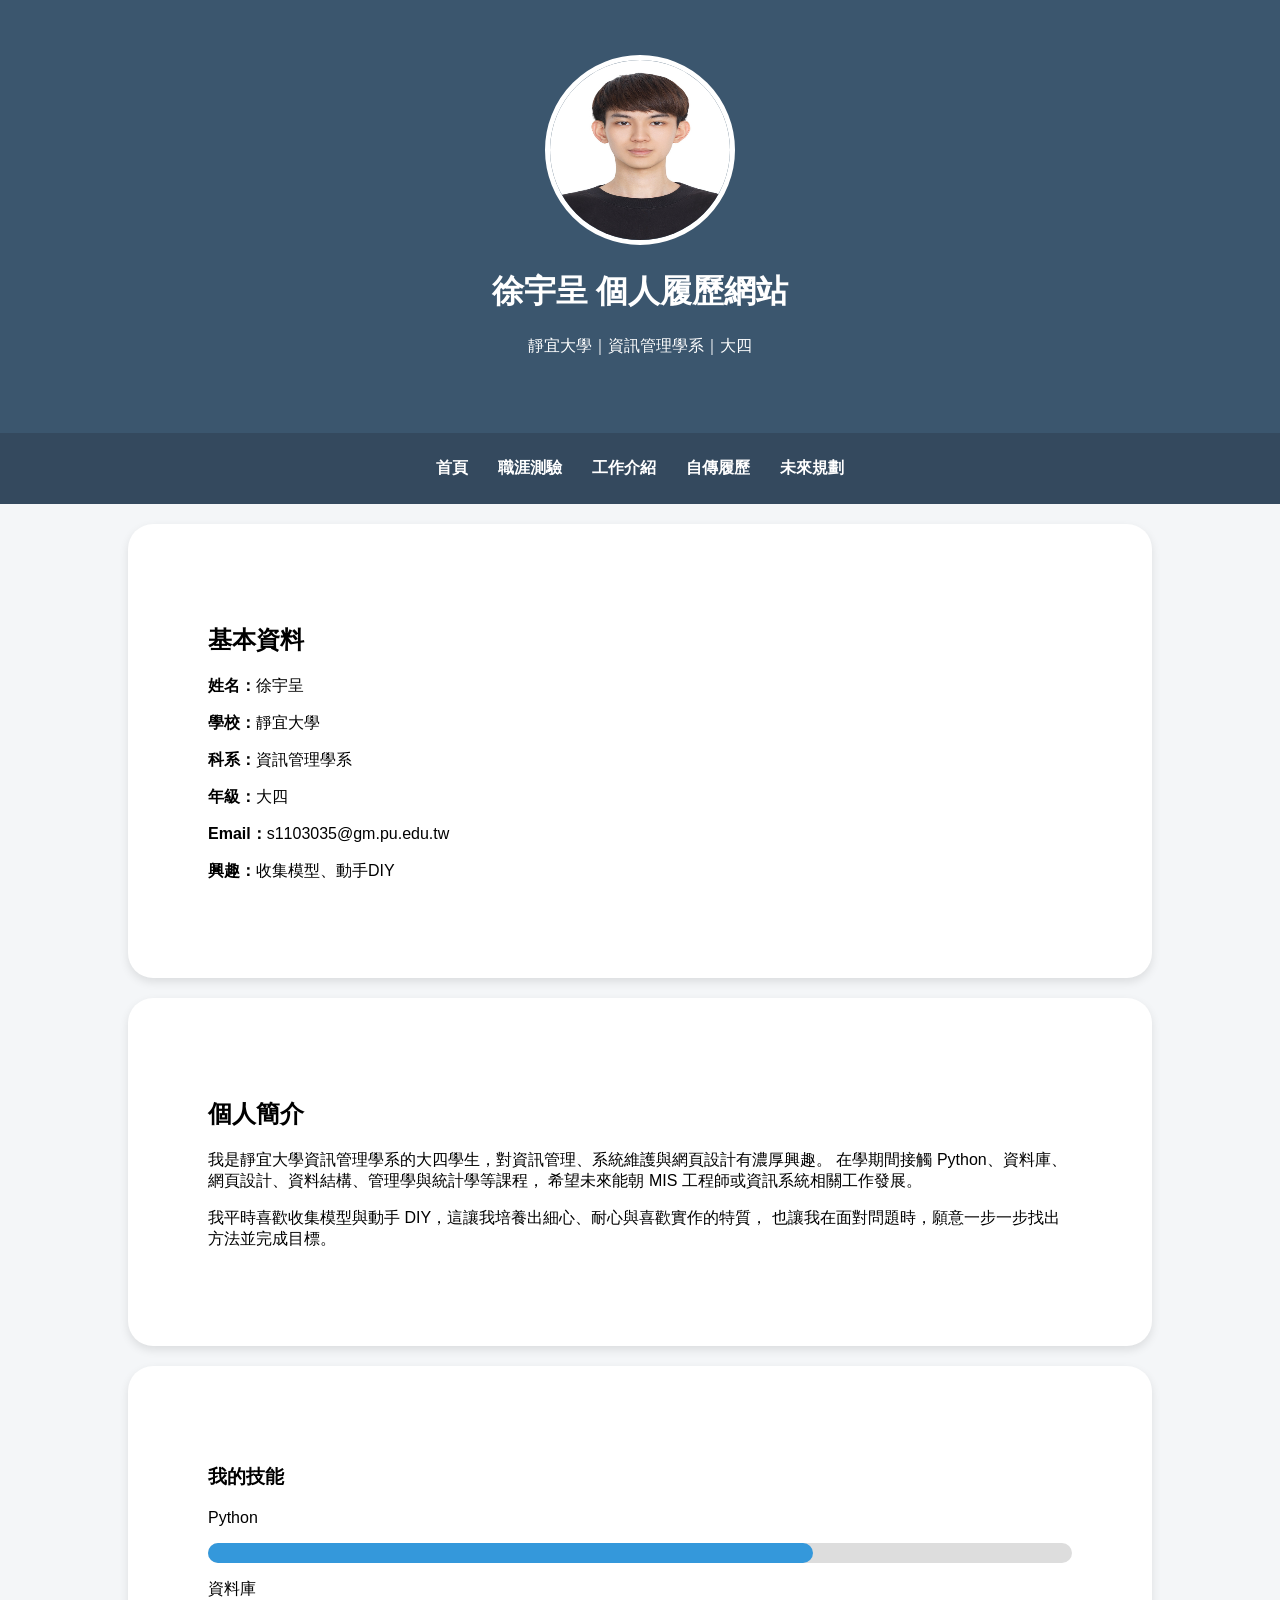
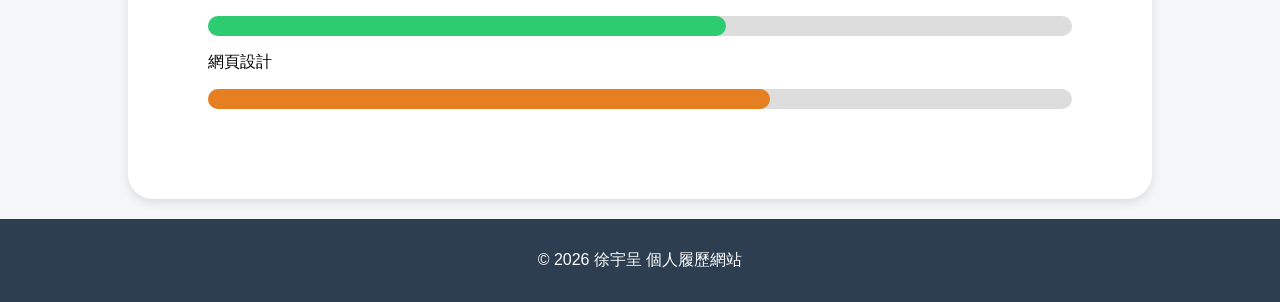
<file: index.html>
<!DOCTYPE html>
<html lang="zh-Hant">
<head>
  <meta charset="UTF-8">
  <meta name="viewport" content="width=device-width, initial-scale=1.0">
  <title>徐宇呈｜個人履歷網站</title>
  <link rel="stylesheet" href="style.css">
</head>
<body>
  <header>
  <img src="photo.jpg" class="profile">
  <h1>徐宇呈 個人履歷網站</h1>
  <p>靜宜大學｜資訊管理學系｜大四</p>
</header>

  <nav>
  <div class="menu">
    <a href="index.html">首頁</a>
    <a href="career.html">職涯測驗</a>
    <a href="job.html">工作介紹</a>
    <a href="resume.html">自傳履歷</a>
    <a href="plan.html">未來規劃</a>
  </div>
</nav>

  <main class="container">
    <section class="card">
      <h2>基本資料</h2>
      <p><strong>姓名：</strong>徐宇呈</p>
      <p><strong>學校：</strong>靜宜大學</p>
      <p><strong>科系：</strong>資訊管理學系</p>
      <p><strong>年級：</strong>大四</p>
      <p><strong>Email：</strong>s1103035@gm.pu.edu.tw</p>
      <p><strong>興趣：</strong>收集模型、動手DIY</p>
    </section>

    <section class="card">
      <h2>個人簡介</h2>
      <p>
        我是靜宜大學資訊管理學系的大四學生，對資訊管理、系統維護與網頁設計有濃厚興趣。
        在學期間接觸 Python、資料庫、網頁設計、資料結構、管理學與統計學等課程，
        希望未來能朝 MIS 工程師或資訊系統相關工作發展。
      </p>
      <p>
        我平時喜歡收集模型與動手 DIY，這讓我培養出細心、耐心與喜歡實作的特質，
        也讓我在面對問題時，願意一步一步找出方法並完成目標。
      </p>
    </section>
<div class="card">
  <h3>我的技能</h3>
  <p>Python</p>
  <div class="bar"><div class="python"></div></div>

  <p>資料庫</p>
  <div class="bar"><div class="sql"></div></div>

  <p>網頁設計</p>
  <div class="bar"><div class="web"></div></div>
</div>
  
  </main>

  <footer>
    <p>© 2026 徐宇呈 個人履歷網站</p>
  </footer>
</body>
</html>
</file>
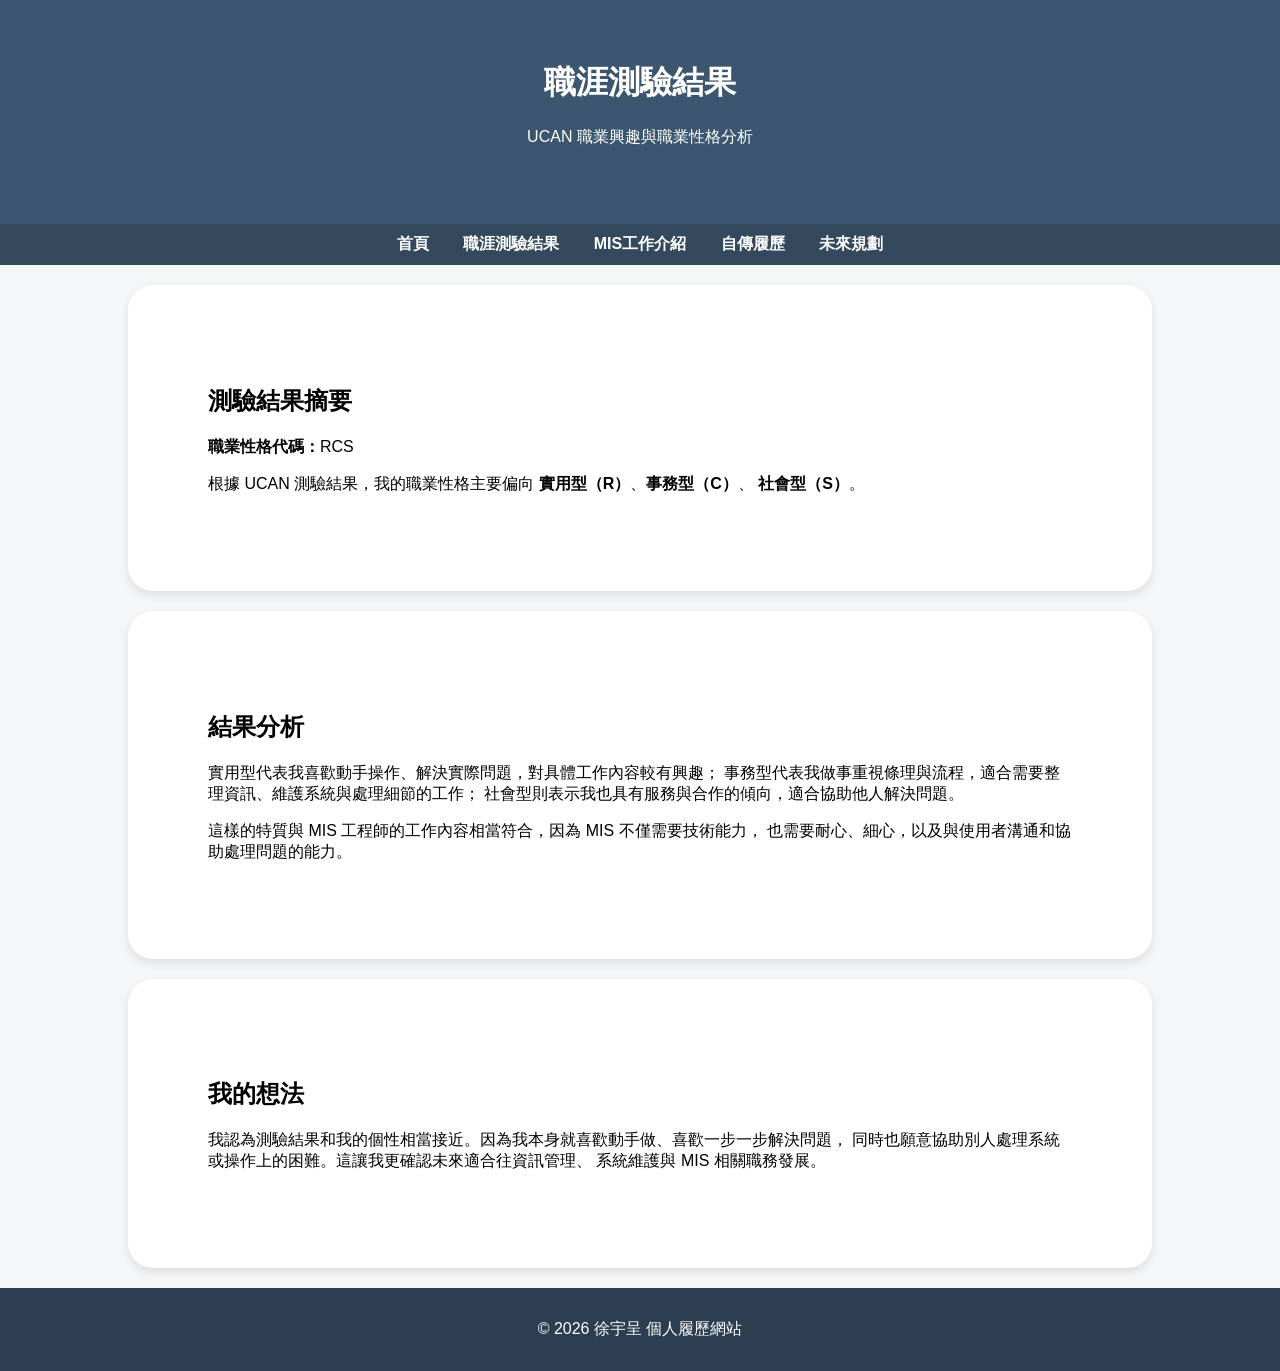
<file: career.html>
<!DOCTYPE html>
<html lang="zh-Hant">
<head>
  <meta charset="UTF-8">
  <meta name="viewport" content="width=device-width, initial-scale=1.0">
  <title>職涯測驗結果｜徐宇呈</title>
  <link rel="stylesheet" href="style.css">
</head>
<body>
  <header>
    <h1>職涯測驗結果</h1>
    <p>UCAN 職業興趣與職業性格分析</p>
  </header>

  <nav>
    <a href="index.html">首頁</a>
    <a href="career.html">職涯測驗結果</a>
    <a href="job.html">MIS工作介紹</a>
    <a href="resume.html">自傳履歷</a>
    <a href="plan.html">未來規劃</a>
  </nav>

  <main class="container">
    <section class="card">
      <h2>測驗結果摘要</h2>
      <p><strong>職業性格代碼：</strong>RCS</p>
      <p>
        根據 UCAN 測驗結果，我的職業性格主要偏向
        <strong>實用型（R）</strong>、<strong>事務型（C）</strong>、
        <strong>社會型（S）</strong>。
      </p>
    </section>

    <section class="card">
      <h2>結果分析</h2>
      <p>
        實用型代表我喜歡動手操作、解決實際問題，對具體工作內容較有興趣；
        事務型代表我做事重視條理與流程，適合需要整理資訊、維護系統與處理細節的工作；
        社會型則表示我也具有服務與合作的傾向，適合協助他人解決問題。
      </p>
      <p>
        這樣的特質與 MIS 工程師的工作內容相當符合，因為 MIS 不僅需要技術能力，
        也需要耐心、細心，以及與使用者溝通和協助處理問題的能力。
      </p>
    </section>

    <section class="card">
      <h2>我的想法</h2>
      <p>
        我認為測驗結果和我的個性相當接近。因為我本身就喜歡動手做、喜歡一步一步解決問題，
        同時也願意協助別人處理系統或操作上的困難。這讓我更確認未來適合往資訊管理、
        系統維護與 MIS 相關職務發展。
      </p>
    </section>
  </main>

  <footer>
    <p>© 2026 徐宇呈 個人履歷網站</p>
  </footer>
</body>
</html>
</file>
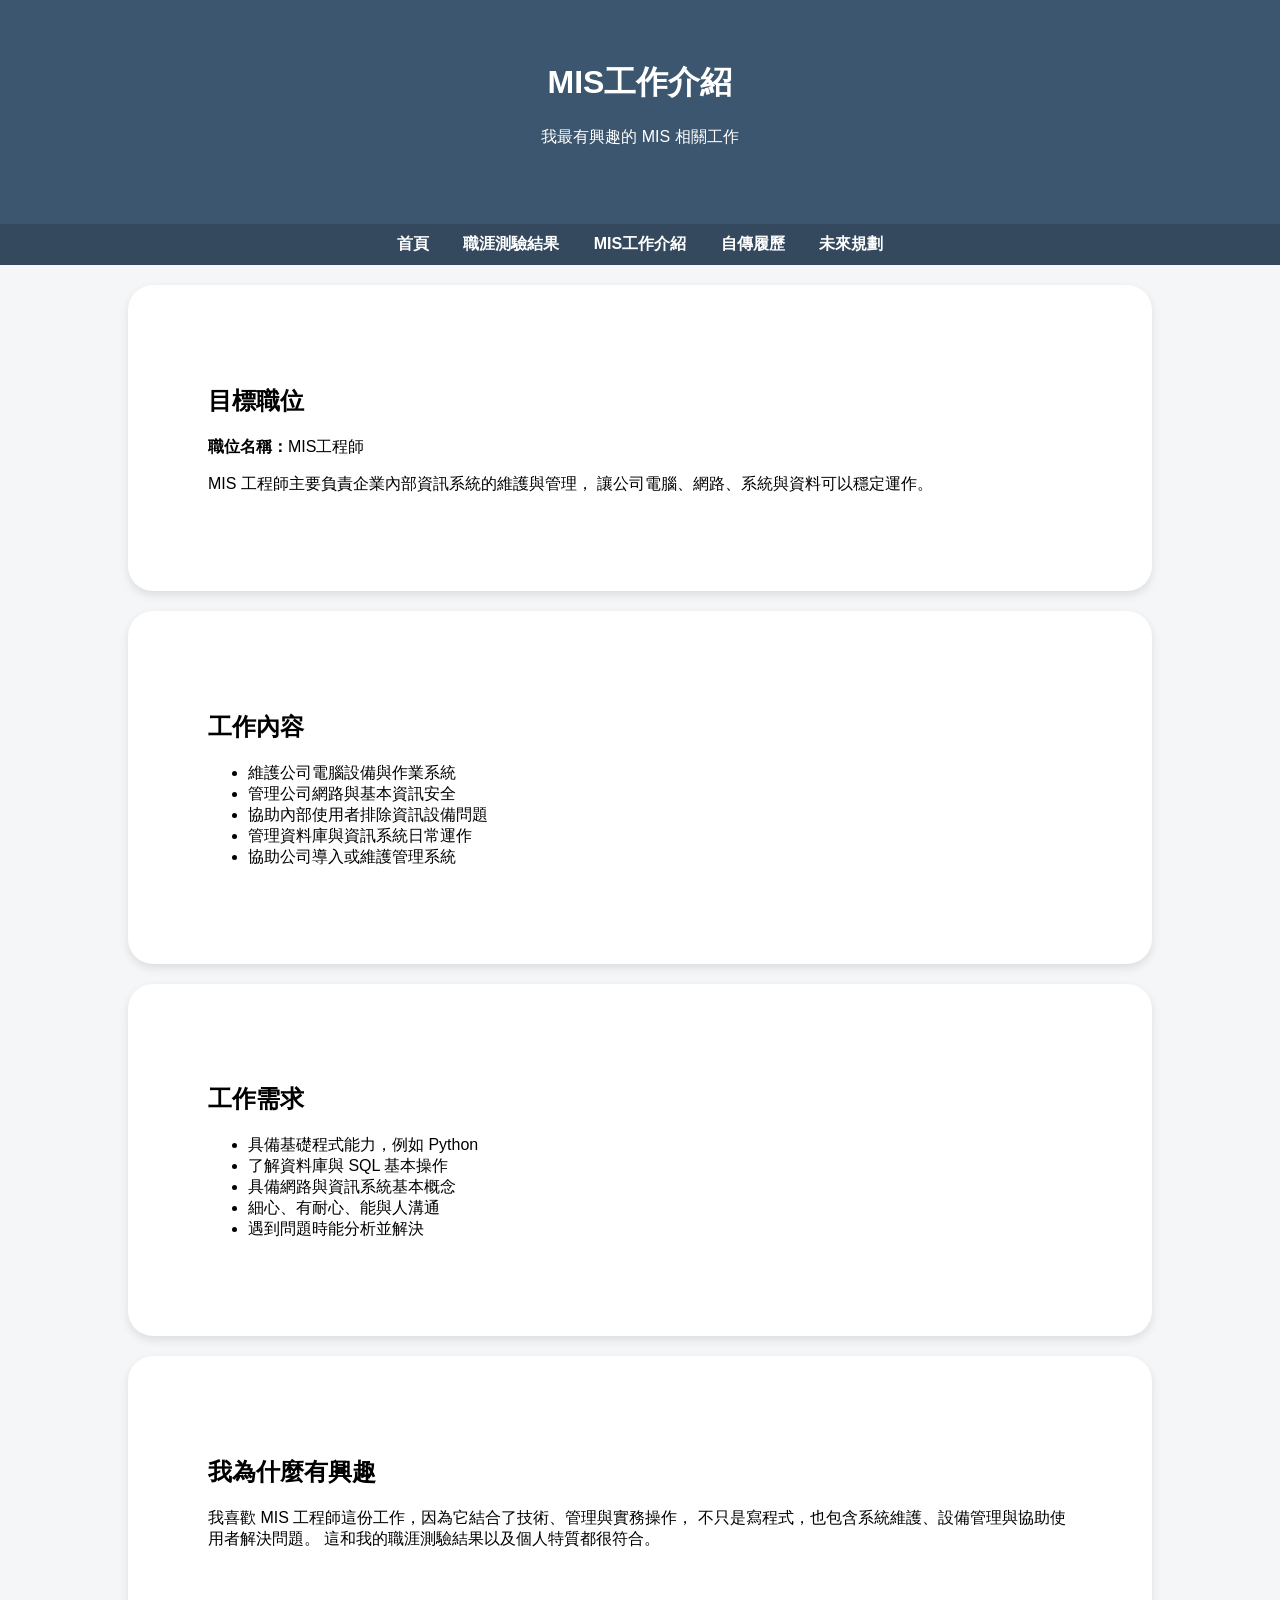
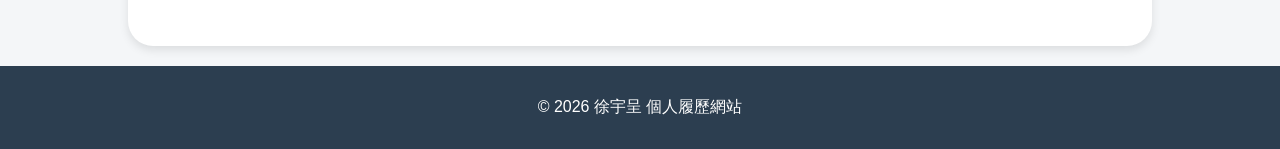
<file: job.html>
<!DOCTYPE html>
<html lang="zh-Hant">
<head>
  <meta charset="UTF-8">
  <meta name="viewport" content="width=device-width, initial-scale=1.0">
  <title>MIS工作介紹｜徐宇呈</title>
  <link rel="stylesheet" href="style.css">
</head>
<body>
  <header>
    <h1>MIS工作介紹</h1>
    <p>我最有興趣的 MIS 相關工作</p>
  </header>

  <nav>
    <a href="index.html">首頁</a>
    <a href="career.html">職涯測驗結果</a>
    <a href="job.html">MIS工作介紹</a>
    <a href="resume.html">自傳履歷</a>
    <a href="plan.html">未來規劃</a>
  </nav>

  <main class="container">
    <section class="card">
      <h2>目標職位</h2>
      <p><strong>職位名稱：</strong>MIS工程師</p>
      <p>
        MIS 工程師主要負責企業內部資訊系統的維護與管理，
        讓公司電腦、網路、系統與資料可以穩定運作。
      </p>
    </section>

    <section class="card">
      <h2>工作內容</h2>
      <ul>
        <li>維護公司電腦設備與作業系統</li>
        <li>管理公司網路與基本資訊安全</li>
        <li>協助內部使用者排除資訊設備問題</li>
        <li>管理資料庫與資訊系統日常運作</li>
        <li>協助公司導入或維護管理系統</li>
      </ul>
    </section>

    <section class="card">
      <h2>工作需求</h2>
      <ul>
        <li>具備基礎程式能力，例如 Python</li>
        <li>了解資料庫與 SQL 基本操作</li>
        <li>具備網路與資訊系統基本概念</li>
        <li>細心、有耐心、能與人溝通</li>
        <li>遇到問題時能分析並解決</li>
      </ul>
    </section>

    <section class="card">
      <h2>我為什麼有興趣</h2>
      <p>
        我喜歡 MIS 工程師這份工作，因為它結合了技術、管理與實務操作，
        不只是寫程式，也包含系統維護、設備管理與協助使用者解決問題。
        這和我的職涯測驗結果以及個人特質都很符合。
      </p>
    </section>
  </main>

  <footer>
    <p>© 2026 徐宇呈 個人履歷網站</p>
  </footer>
</body>
</html>
</file>
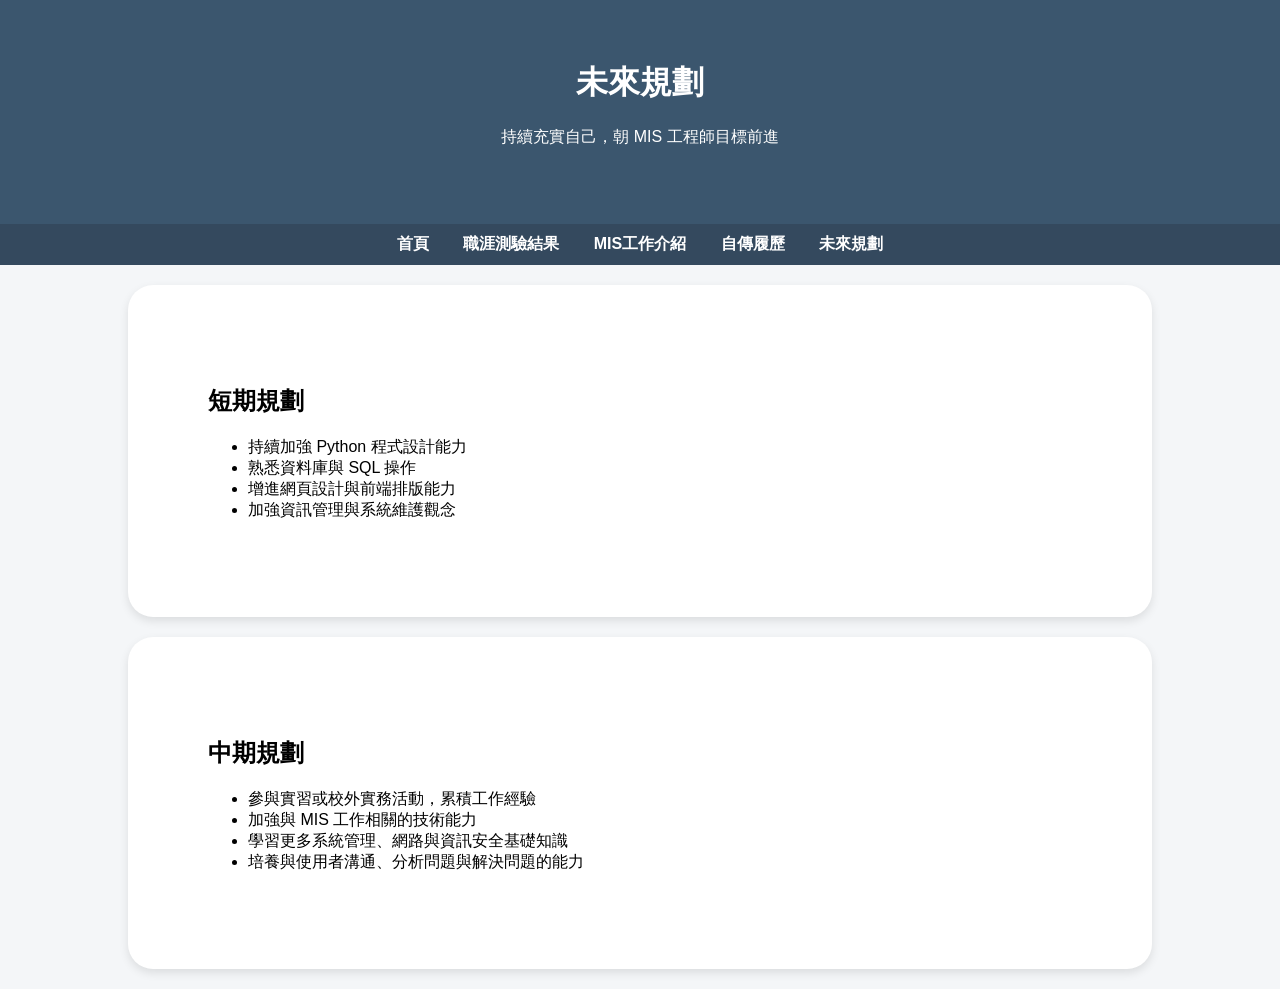
<file: plan.html>
<!DOCTYPE html>
<html lang="zh-Hant">
<head>
  <meta charset="UTF-8">
  <meta name="viewport" content="width=device-width, initial-scale=1.0">
  <title>未來規劃｜徐宇呈</title>
  <link rel="stylesheet" href="style.css">
</head>
<body>
  <header>
    <h1>未來規劃</h1>
    <p>持續充實自己，朝 MIS 工程師目標前進</p>
  </header>

  <nav>
    <a href="index.html">首頁</a>
    <a href="career.html">職涯測驗結果</a>
    <a href="job.html">MIS工作介紹</a>
    <a href="resume.html">自傳履歷</a>
    <a href="plan.html">未來規劃</a>
  </nav>

  <main class="container">
    <section class="card">
      <h2>短期規劃</h2>
      <ul>
        <li>持續加強 Python 程式設計能力</li>
        <li>熟悉資料庫與 SQL 操作</li>
        <li>增進網頁設計與前端排版能力</li>
        <li>加強資訊管理與系統維護觀念</li>
      </ul>
    </section>

    <section class="card">
      <h2>中期規劃</h2>
      <ul>
        <li>參與實習或校外實務活動，累積工作經驗</li>
        <li>加強與 MIS 工作相關的技術能力</li>
        <li>學習更多系統管理、網路與資訊安全基礎知識</li>
        <li>培養與使用者溝通、分析問題與解決問題的能力</li>
      </ul>
    </section>

    <section class="card
</file>
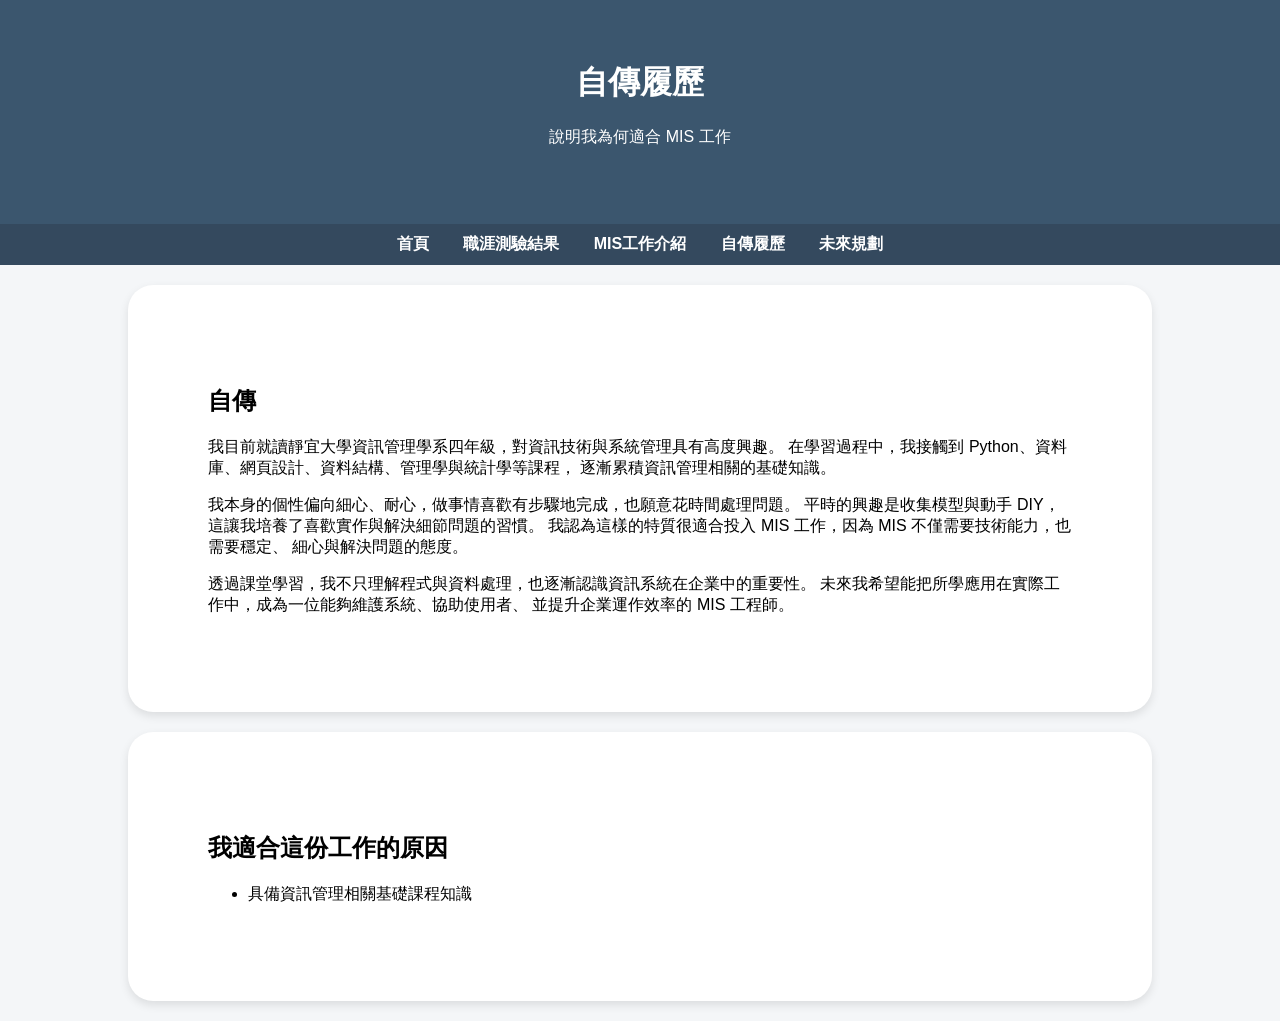
<file: resume.html>
<!DOCTYPE html>
<html lang="zh-Hant">
<head>
  <meta charset="UTF-8">
  <meta name="viewport" content="width=device-width, initial-scale=1.0">
  <title>自傳履歷｜徐宇呈</title>
  <link rel="stylesheet" href="style.css">
</head>
<body>
  <header>
    <h1>自傳履歷</h1>
    <p>說明我為何適合 MIS 工作</p>
  </header>

  <nav>
    <a href="index.html">首頁</a>
    <a href="career.html">職涯測驗結果</a>
    <a href="job.html">MIS工作介紹</a>
    <a href="resume.html">自傳履歷</a>
    <a href="plan.html">未來規劃</a>
  </nav>

  <main class="container">
    <section class="card">
      <h2>自傳</h2>
      <p>
        我目前就讀靜宜大學資訊管理學系四年級，對資訊技術與系統管理具有高度興趣。
        在學習過程中，我接觸到 Python、資料庫、網頁設計、資料結構、管理學與統計學等課程，
        逐漸累積資訊管理相關的基礎知識。
      </p>
      <p>
        我本身的個性偏向細心、耐心，做事情喜歡有步驟地完成，也願意花時間處理問題。
        平時的興趣是收集模型與動手 DIY，這讓我培養了喜歡實作與解決細節問題的習慣。
        我認為這樣的特質很適合投入 MIS 工作，因為 MIS 不僅需要技術能力，也需要穩定、
        細心與解決問題的態度。
      </p>
      <p>
        透過課堂學習，我不只理解程式與資料處理，也逐漸認識資訊系統在企業中的重要性。
        未來我希望能把所學應用在實際工作中，成為一位能夠維護系統、協助使用者、
        並提升企業運作效率的 MIS 工程師。
      </p>
    </section>

    <section class="card">
      <h2>我適合這份工作的原因</h2>
      <ul>
        <li>具備資訊管理相關基礎課程知識</li>
</file>
<file: style.css>
body {
  font-family: Arial, sans-serif;
  margin: 0;
  background-color: #f4f6f8;
}

header {
  background-color: #3b566e;
  color: white;
  text-align: center;
  padding: 40px 20px 60px 20px;
}

nav {
  background-color: #34495e;
  text-align: center;
  padding: 10px;
}

nav a {
  color: white;
  margin: 15px;
  text-decoration: none;
  font-weight: bold;
}

nav a:hover {
  color: #f1c40f;
}

.container {
  width: 80%;
  margin: auto;
  margin-top: 20px;
}

.card {
  background-color: white;
  padding: 80px;
  margin-bottom: 20px;
  border-radius: 25px;
  box-shadow: 0 4px 10px rgba(0,0,0,0.1);
}

footer {
  text-align: center;
  padding: 15px;
  background-color: #2c3e50;
  color: white;
  margin-top: 20px;
}
.menu {
  display: flex;
  justify-content: center;
  flex-wrap: wrap;
}
.bar {
  width: 100%;
  background-color: #ddd;
  height: 20px;
  border-radius: 10px;
  margin-bottom: 10px;
}

.python {
  width: 70%;
  height: 20px;
  background-color: #3498db;
  border-radius: 10px;
}

.sql {
  width: 60%;
  height: 20px;
  background-color: #2ecc71;
  border-radius: 10px;
}

.web {
  width: 65%;
  height: 20px;
  background-color: #e67e22;
  border-radius: 10px;
}
.profile {
  width: 180px;
  height: 180px;
  border-radius: 50%;
  margin-top: 15px;
  border: 5px solid white;
}
</file>
